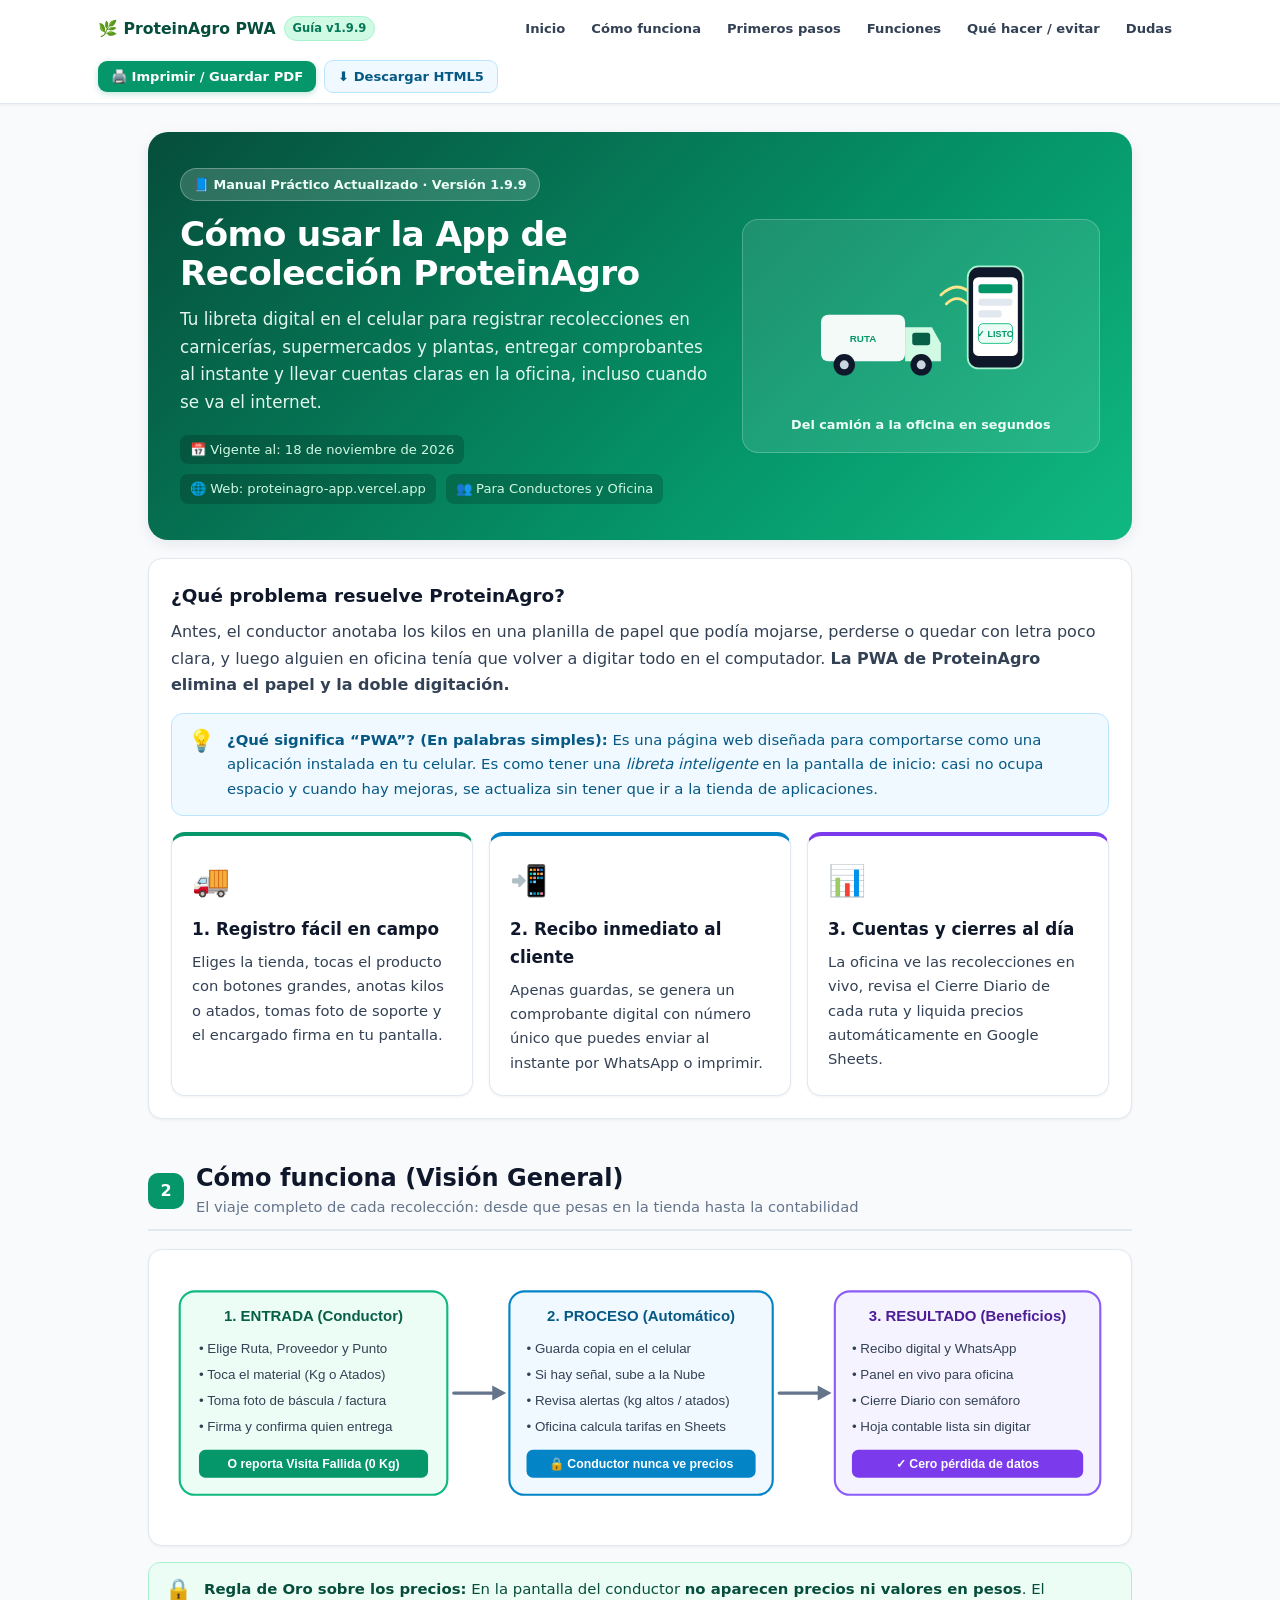
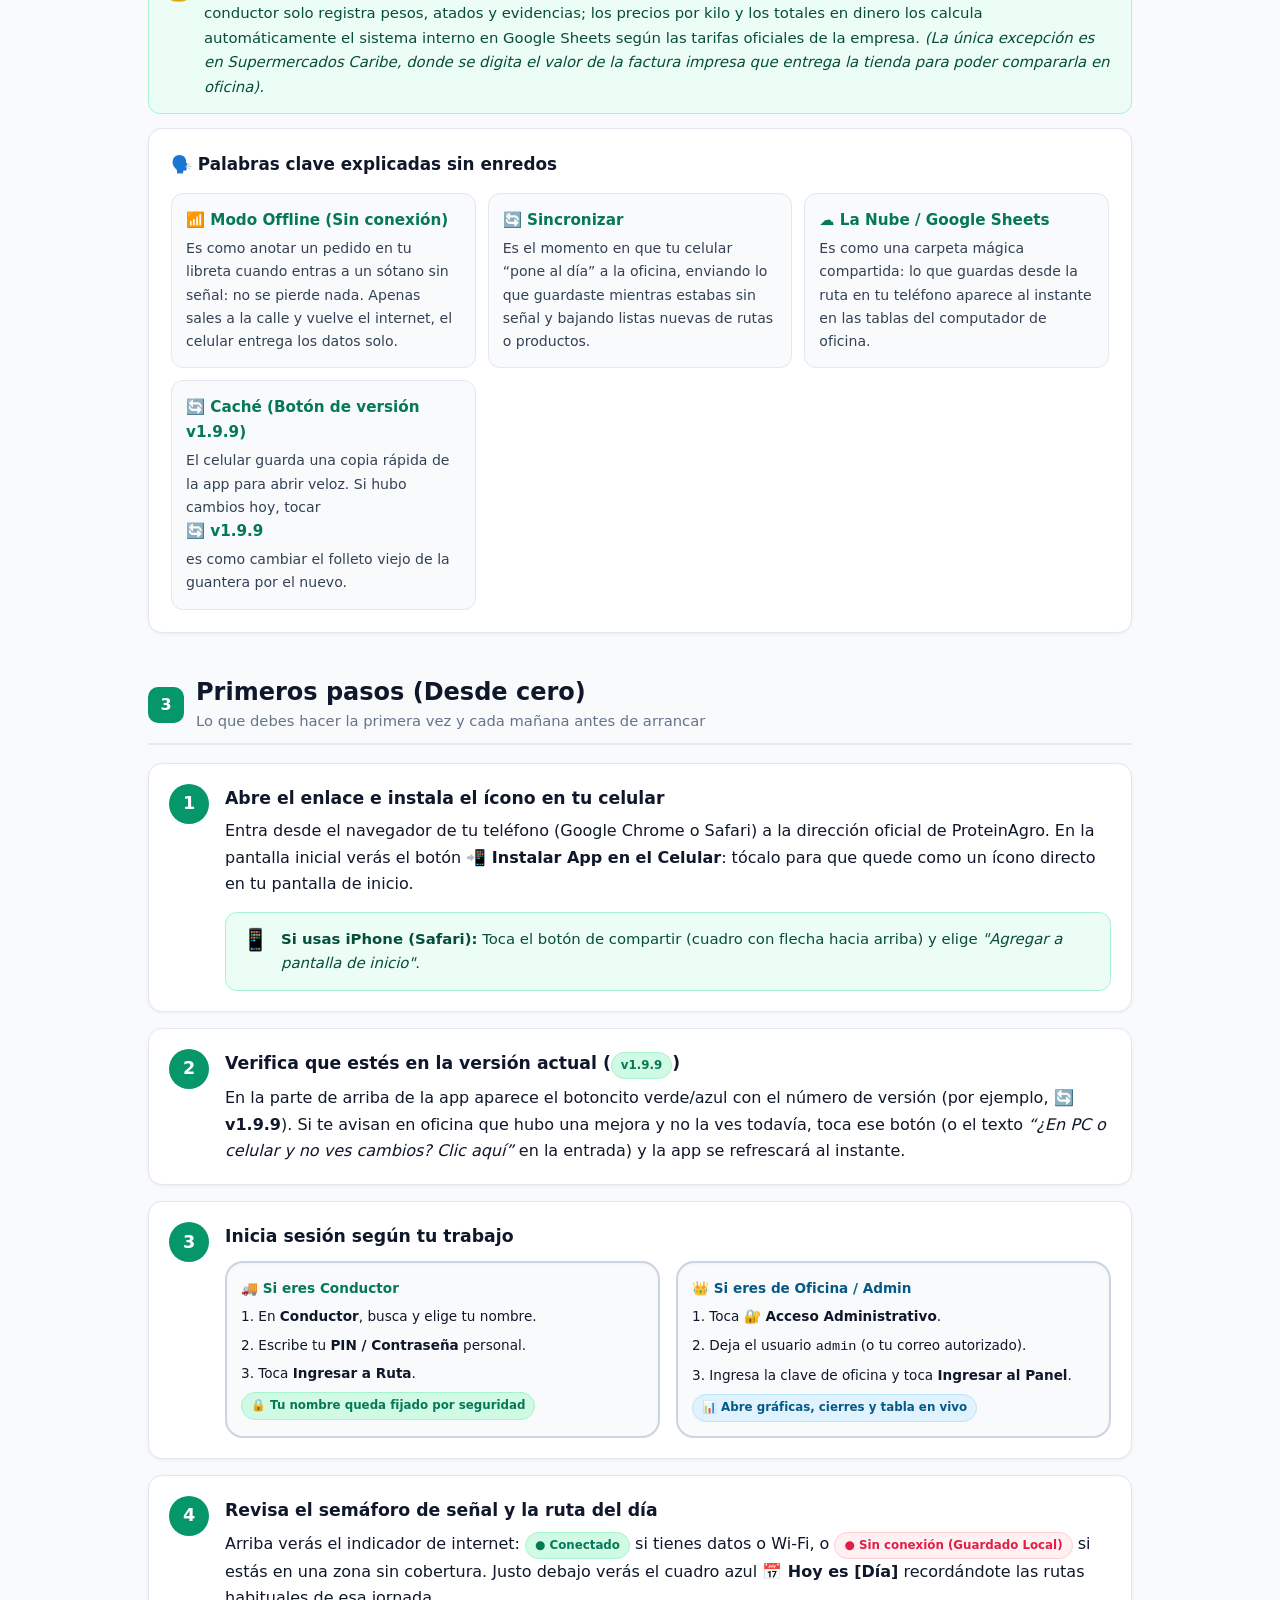
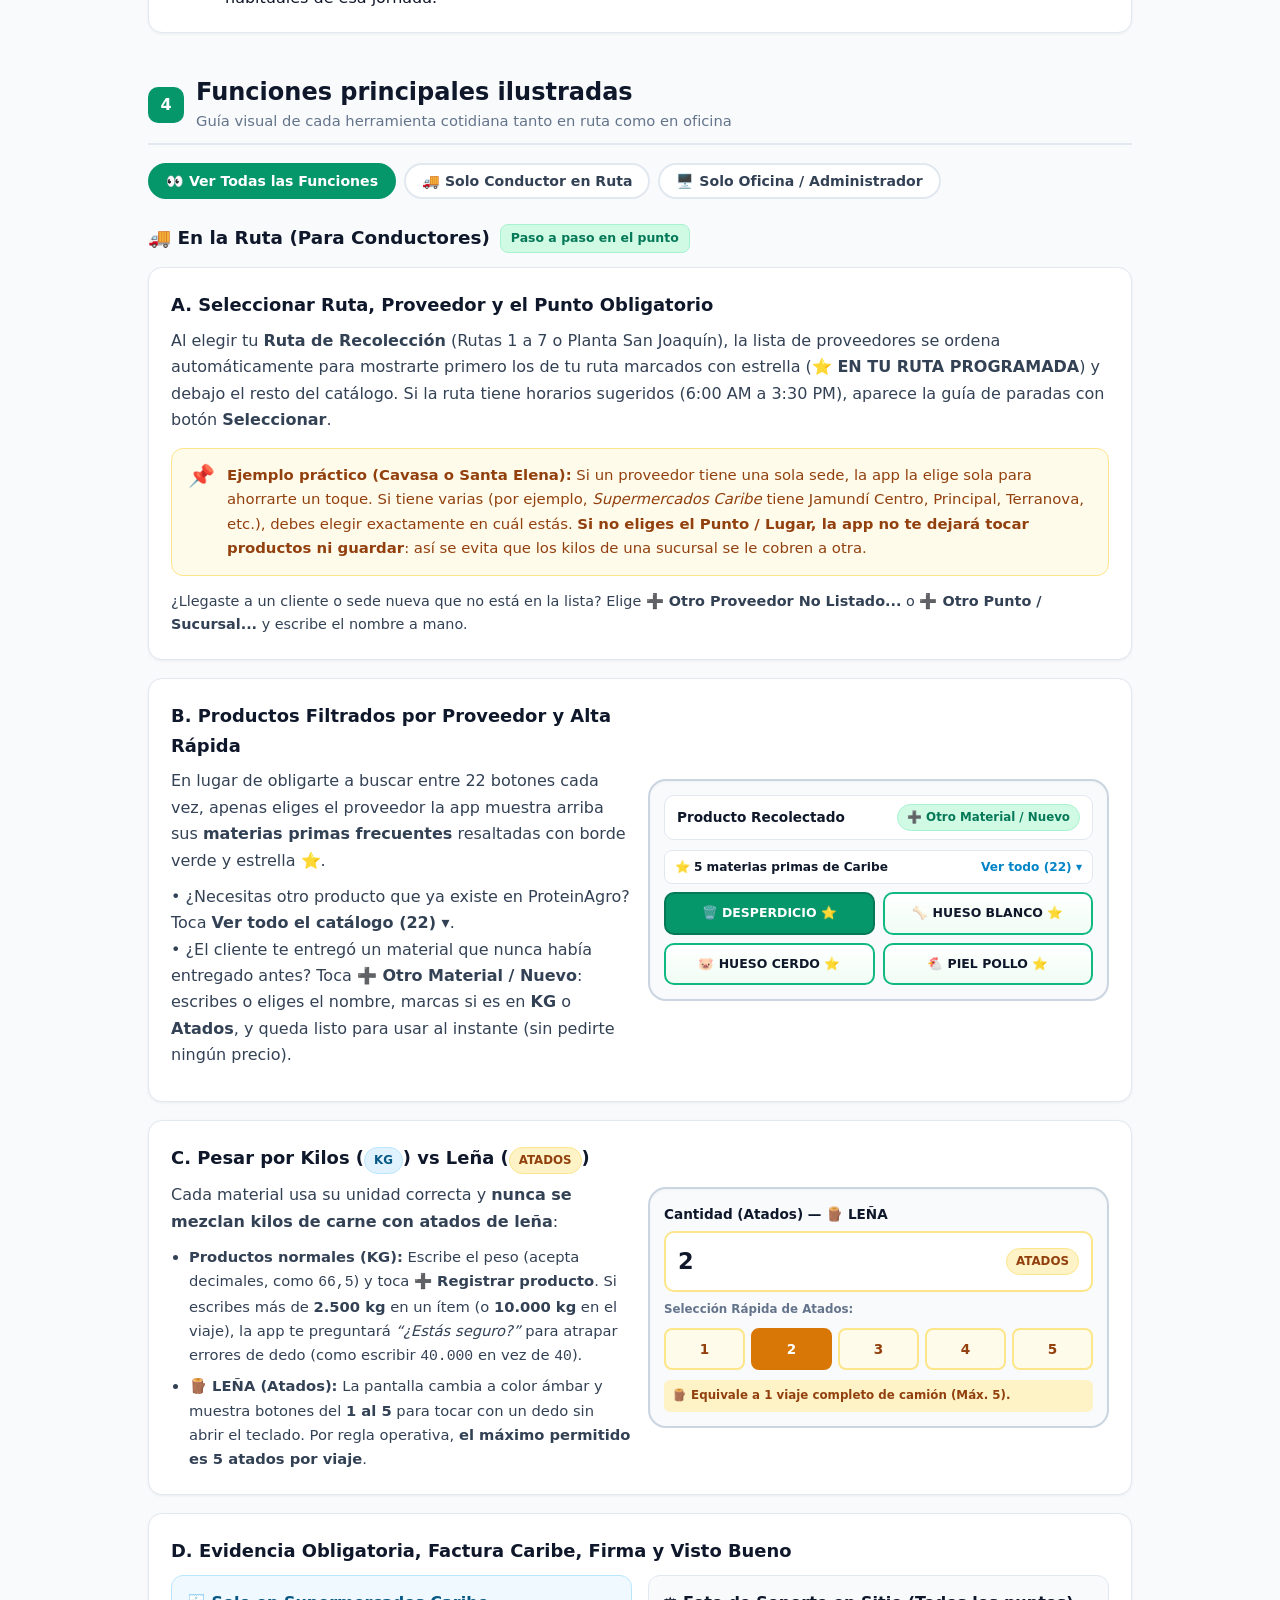
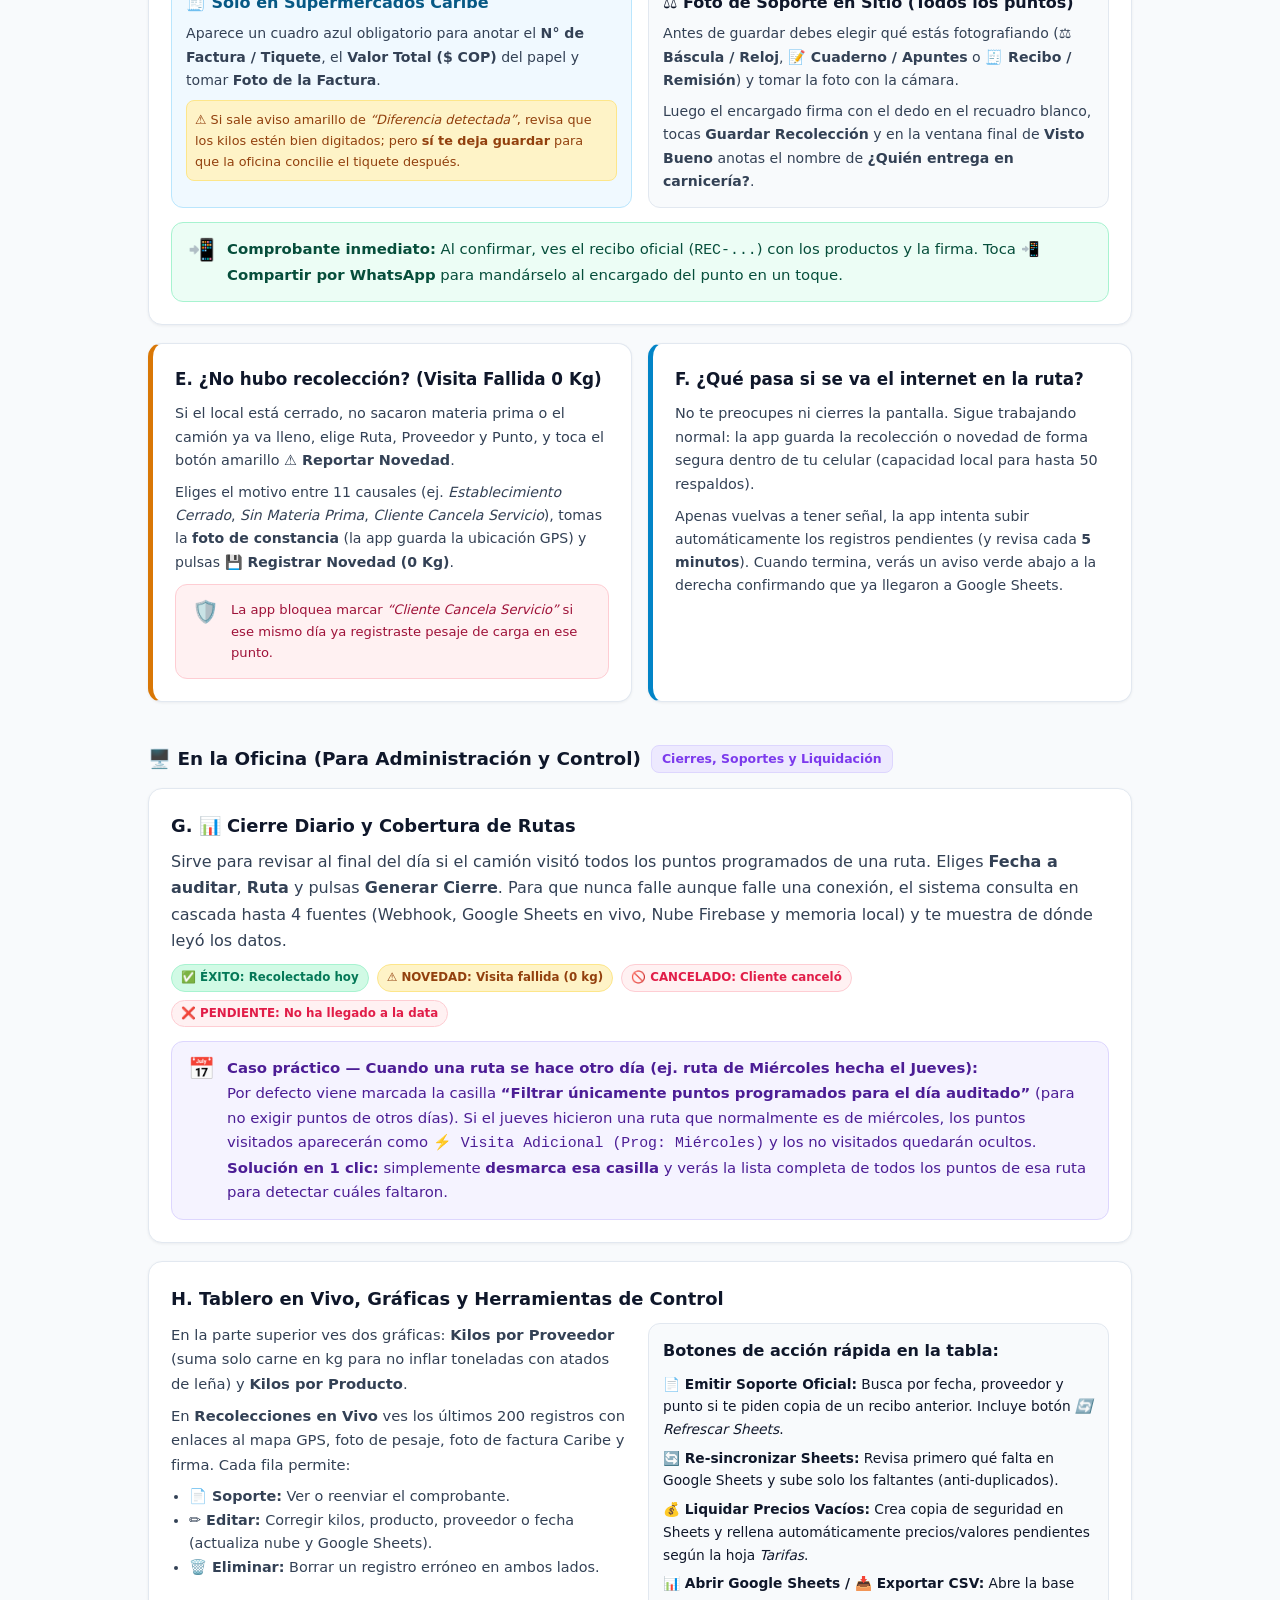
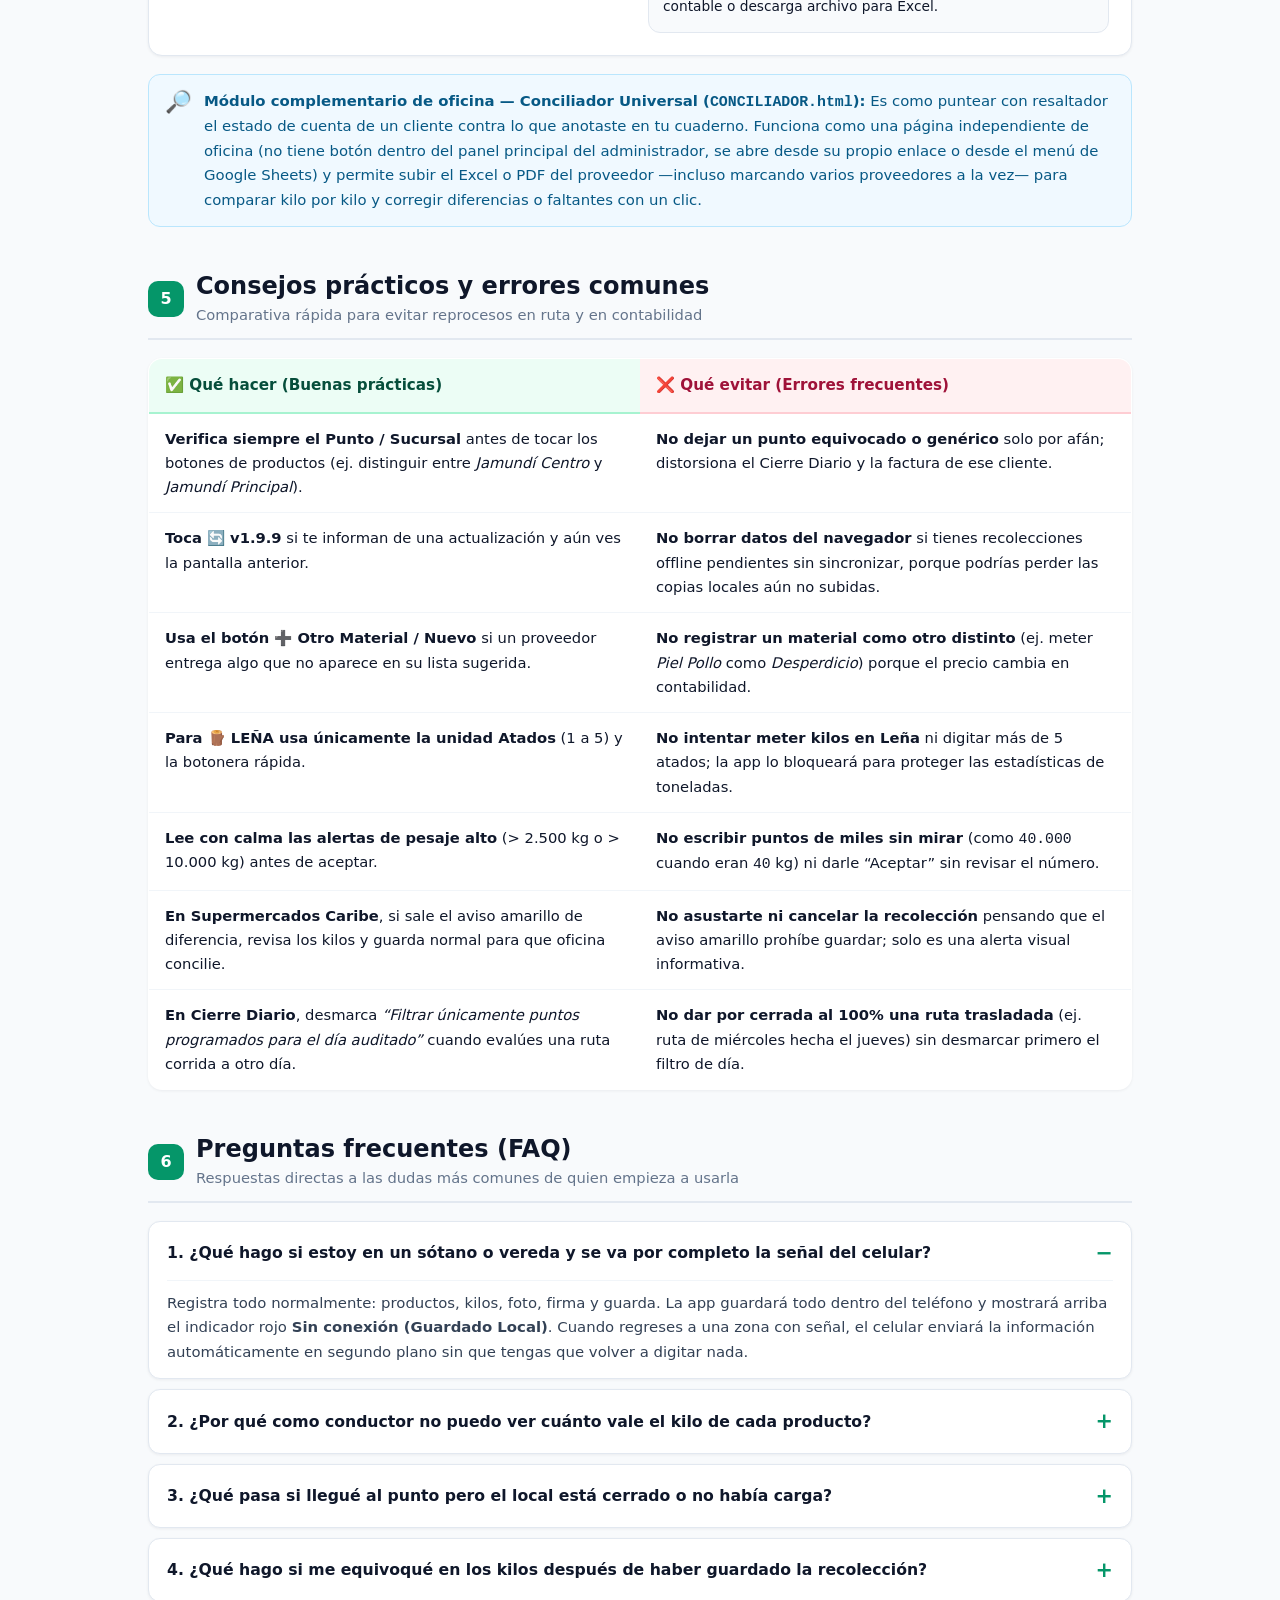
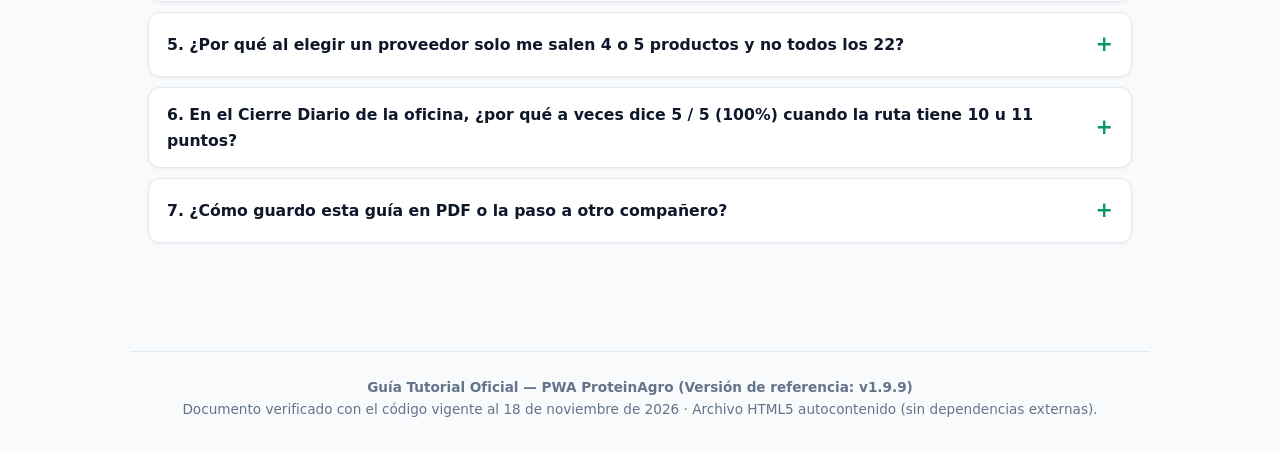
<file: Guia_Tutorial_PWA_ProteinAgro.html>
<!DOCTYPE html>
<html lang="es">
<head>
    <meta charset="UTF-8">
    <meta name="viewport" content="width=device-width, initial-scale=1.0">
    <title>Guía Tutorial Completa — PWA ProteinAgro (v1.9.9)</title>
    <style>
        :root {
            --emerald-50: #ecfdf5;
            --emerald-100: #d1fae5;
            --emerald-200: #a7f3d0;
            --emerald-600: #059669;
            --emerald-700: #047857;
            --emerald-900: #064e3b;
            --sky-50: #f0f9ff;
            --sky-100: #e0f2fe;
            --sky-200: #bae6fd;
            --sky-600: #0284c7;
            --sky-800: #075985;
            --amber-50: #fffbeb;
            --amber-100: #fef3c7;
            --amber-200: #fde68a;
            --amber-600: #d97706;
            --amber-800: #92400e;
            --purple-50: #f5f3ff;
            --purple-100: #ede9fe;
            --purple-200: #ddd6fe;
            --purple-600: #7c3aed;
            --rose-50: #fff1f2;
            --rose-200: #fecdd3;
            --rose-600: #e11d48;
            --rose-800: #9f1239;
            --slate-50: #f8fafc;
            --slate-100: #f1f5f9;
            --slate-200: #e2e8f0;
            --slate-300: #cbd5e1;
            --slate-500: #64748b;
            --slate-700: #334155;
            --slate-900: #0f172a;
            --shadow-sm: 0 1px 3px rgba(15, 23, 42, 0.06);
            --shadow-md: 0 4px 14px rgba(15, 23, 42, 0.08);
            --radius: 14px;
        }

        * {
            box-sizing: border-box;
            margin: 0;
            padding: 0;
        }

        html {
            scroll-behavior: smooth;
            scroll-padding-top: 84px;
        }

        body {
            font-family: system-ui, -apple-system, 'Segoe UI', Roboto, Helvetica, Arial, sans-serif;
            background-color: var(--slate-50);
            color: var(--slate-900);
            line-height: 1.65;
            font-size: 16px;
        }

        /* Barra Superior Fija */
        .topbar {
            position: sticky;
            top: 0;
            z-index: 1000;
            background: rgba(255, 255, 255, 0.96);
            backdrop-filter: blur(8px);
            border-bottom: 1px solid var(--slate-200);
            box-shadow: var(--shadow-sm);
        }

        .topbar-inner {
            max-width: 1120px;
            margin: 0 auto;
            padding: 10px 18px;
            display: flex;
            align-items: center;
            justify-content: space-between;
            gap: 12px;
            flex-wrap: wrap;
        }

        .brand-mini {
            display: flex;
            align-items: center;
            gap: 8px;
            font-weight: 800;
            font-size: 0.98rem;
            color: var(--emerald-900);
            white-space: nowrap;
        }

        .brand-mini .badge-v {
            background: var(--emerald-100);
            color: var(--emerald-700);
            font-size: 0.72rem;
            padding: 2px 8px;
            border-radius: 999px;
            border: 1px solid var(--emerald-200);
        }

        .nav-links {
            display: flex;
            align-items: center;
            gap: 6px;
            overflow-x: auto;
            padding: 2px 0;
            scrollbar-width: none;
        }

        .nav-links::-webkit-scrollbar { display: none; }

        .nav-links a {
            text-decoration: none;
            color: var(--slate-700);
            font-size: 0.82rem;
            font-weight: 600;
            padding: 6px 10px;
            border-radius: 8px;
            white-space: nowrap;
            transition: background 0.15s, color 0.15s;
        }

        .nav-links a:hover,
        .nav-links a.active {
            background: var(--emerald-50);
            color: var(--emerald-700);
        }

        .topbar-actions {
            display: flex;
            align-items: center;
            gap: 8px;
            flex-wrap: wrap;
        }

        .btn-action {
            display: inline-flex;
            align-items: center;
            gap: 6px;
            border: none;
            border-radius: 9px;
            padding: 8px 13px;
            font-size: 0.82rem;
            font-weight: 700;
            cursor: pointer;
            transition: transform 0.12s, opacity 0.15s, background 0.15s;
            font-family: inherit;
        }

        .btn-action:active { transform: scale(0.97); }

        .btn-print {
            background: var(--emerald-600);
            color: #ffffff;
            box-shadow: 0 2px 6px rgba(5, 150, 105, 0.25);
        }

        .btn-print:hover { background: var(--emerald-700); }

        .btn-download {
            background: var(--sky-50);
            color: var(--sky-800);
            border: 1px solid var(--sky-200);
        }

        .btn-download:hover { background: var(--sky-100); }

        /* Contenedor Principal */
        .container {
            max-width: 1020px;
            margin: 0 auto;
            padding: 28px 18px 64px;
        }

        section {
            margin-bottom: 44px;
        }

        .section-header {
            display: flex;
            align-items: center;
            gap: 12px;
            margin-bottom: 18px;
            padding-bottom: 10px;
            border-bottom: 2px solid var(--slate-200);
        }

        .section-num {
            width: 36px;
            height: 36px;
            border-radius: 10px;
            background: var(--emerald-600);
            color: #ffffff;
            display: inline-flex;
            align-items: center;
            justify-content: center;
            font-weight: 800;
            font-size: 1rem;
            flex-shrink: 0;
        }

        .section-title {
            font-size: 1.5rem;
            font-weight: 800;
            color: var(--slate-900);
            line-height: 1.25;
        }

        .section-subtitle {
            font-size: 0.92rem;
            color: var(--slate-500);
            margin-top: 2px;
        }

        /* Portada */
        .hero {
            background: linear-gradient(135deg, #064e3b 0%, #059669 65%, #10b981 100%);
            color: #ffffff;
            border-radius: 20px;
            padding: 36px 32px;
            box-shadow: var(--shadow-md);
            position: relative;
            overflow: hidden;
        }

        .hero-grid {
            display: grid;
            grid-template-columns: 1.35fr 0.9fr;
            gap: 24px;
            align-items: center;
            position: relative;
            z-index: 2;
        }

        .hero-pill {
            display: inline-flex;
            align-items: center;
            gap: 6px;
            background: rgba(255, 255, 255, 0.16);
            border: 1px solid rgba(255, 255, 255, 0.28);
            color: #ecfdf5;
            padding: 5px 12px;
            border-radius: 999px;
            font-size: 0.8rem;
            font-weight: 700;
            margin-bottom: 14px;
        }

        .hero h1 {
            font-size: 2.15rem;
            font-weight: 900;
            line-height: 1.15;
            margin-bottom: 12px;
            letter-spacing: -0.02em;
        }

        .hero p.lead {
            font-size: 1.05rem;
            color: #ecfdf5;
            margin-bottom: 18px;
            opacity: 0.96;
        }

        .hero-meta {
            display: flex;
            flex-wrap: wrap;
            gap: 10px;
            font-size: 0.82rem;
            color: #d1fae5;
        }

        .hero-meta span {
            background: rgba(0, 0, 0, 0.18);
            padding: 4px 10px;
            border-radius: 8px;
        }

        .hero-illustration {
            background: rgba(255, 255, 255, 0.1);
            border: 1px solid rgba(255, 255, 255, 0.22);
            border-radius: 16px;
            padding: 16px;
            text-align: center;
        }

        /* Tarjetas y Grillas */
        .card {
            background: #ffffff;
            border: 1px solid var(--slate-200);
            border-radius: var(--radius);
            padding: 22px;
            box-shadow: var(--shadow-sm);
            margin-bottom: 18px;
        }

        .grid-3 {
            display: grid;
            grid-template-columns: repeat(3, 1fr);
            gap: 16px;
        }

        .grid-2 {
            display: grid;
            grid-template-columns: repeat(2, 1fr);
            gap: 16px;
        }

        .key-point-card {
            background: #ffffff;
            border: 1px solid var(--slate-200);
            border-top: 4px solid var(--emerald-600);
            border-radius: var(--radius);
            padding: 20px;
            box-shadow: var(--shadow-sm);
        }

        .key-point-icon {
            font-size: 1.9rem;
            margin-bottom: 10px;
            display: inline-block;
        }

        .key-point-card h3 {
            font-size: 1.05rem;
            font-weight: 800;
            margin-bottom: 6px;
            color: var(--slate-900);
        }

        .key-point-card p {
            font-size: 0.92rem;
            color: var(--slate-700);
        }

        /* Callouts: Analogías, Tips, Ejemplos, Advertencias */
        .callout {
            border-radius: 12px;
            padding: 14px 16px;
            margin: 14px 0;
            font-size: 0.93rem;
            display: flex;
            gap: 12px;
            align-items: flex-start;
        }

        .callout-icon {
            font-size: 1.35rem;
            line-height: 1.2;
            flex-shrink: 0;
        }

        .callout-analogy {
            background: var(--sky-50);
            border: 1px solid var(--sky-200);
            color: var(--sky-800);
        }

        .callout-tip {
            background: var(--emerald-50);
            border: 1px solid var(--emerald-200);
            color: var(--emerald-900);
        }

        .callout-example {
            background: var(--amber-50);
            border: 1px solid var(--amber-200);
            color: var(--amber-800);
        }

        .callout-warn {
            background: var(--rose-50);
            border: 1px solid var(--rose-200);
            color: var(--rose-800);
        }

        .callout-purple {
            background: var(--purple-50);
            border: 1px solid var(--purple-200);
            color: #4c1d95;
        }

        /* Diagrama SVG y Flujo */
        .diagram-box {
            background: #ffffff;
            border: 1px solid var(--slate-200);
            border-radius: var(--radius);
            padding: 20px;
            box-shadow: var(--shadow-sm);
            overflow-x: auto;
        }

        /* Mockups de Interfaz */
        .phone-mockup {
            background: var(--slate-50);
            border: 2px solid var(--slate-300);
            border-radius: 18px;
            padding: 14px;
            font-size: 0.85rem;
            box-shadow: inset 0 1px 3px rgba(0, 0, 0, 0.04);
        }

        .mock-header {
            display: flex;
            justify-content: space-between;
            align-items: center;
            background: #ffffff;
            border: 1px solid var(--slate-200);
            padding: 8px 12px;
            border-radius: 10px;
            margin-bottom: 10px;
            font-weight: 700;
        }

        .badge {
            display: inline-flex;
            align-items: center;
            gap: 4px;
            font-size: 0.74rem;
            font-weight: 700;
            padding: 3px 9px;
            border-radius: 999px;
        }

        .badge-green { background: var(--emerald-100); color: var(--emerald-700); border: 1px solid var(--emerald-200); }
        .badge-red { background: var(--rose-50); color: var(--rose-600); border: 1px solid var(--rose-200); }
        .badge-amber { background: var(--amber-100); color: var(--amber-800); border: 1px solid var(--amber-200); }
        .badge-blue { background: var(--sky-100); color: var(--sky-800); border: 1px solid var(--sky-200); }
        .badge-purple { background: var(--purple-100); color: var(--purple-600); border: 1px solid var(--purple-200); }

        .mock-btn-grid {
            display: grid;
            grid-template-columns: 1fr 1fr;
            gap: 8px;
            margin-top: 8px;
        }

        .mock-prod-btn {
            background: #ffffff;
            border: 2px solid var(--slate-200);
            border-radius: 10px;
            padding: 9px 8px;
            font-weight: 700;
            font-size: 0.78rem;
            text-align: center;
            color: var(--slate-900);
        }

        .mock-prod-btn.frecuente {
            border-color: #10b981;
            background: linear-gradient(180deg, #ffffff 0%, #f0fdf4 100%);
        }

        .mock-prod-btn.active {
            background: var(--emerald-600);
            border-color: var(--emerald-700);
            color: #ffffff;
        }

        .quick-atados-row {
            display: flex;
            gap: 6px;
            margin-top: 8px;
        }

        .quick-atado-pill {
            flex: 1;
            text-align: center;
            padding: 8px 0;
            border-radius: 8px;
            border: 2px solid var(--amber-200);
            background: var(--amber-50);
            color: var(--amber-800);
            font-weight: 800;
        }

        .quick-atado-pill.sel {
            background: var(--amber-600);
            border-color: var(--amber-600);
            color: #ffffff;
        }

        /* Pasos Numerados */
        .step-list {
            display: flex;
            flex-direction: column;
            gap: 16px;
        }

        .step-item {
            display: flex;
            gap: 16px;
            background: #ffffff;
            border: 1px solid var(--slate-200);
            border-radius: var(--radius);
            padding: 20px;
            box-shadow: var(--shadow-sm);
            align-items: flex-start;
        }

        .step-circle {
            width: 40px;
            height: 40px;
            border-radius: 50%;
            background: var(--emerald-600);
            color: #ffffff;
            font-weight: 900;
            font-size: 1.1rem;
            display: flex;
            align-items: center;
            justify-content: center;
            flex-shrink: 0;
        }

        .step-body h3 {
            font-size: 1.08rem;
            font-weight: 800;
            margin-bottom: 6px;
        }

        /* Filtro por Rol en Funciones */
        .role-filter-bar {
            display: flex;
            gap: 8px;
            margin-bottom: 18px;
            flex-wrap: wrap;
        }

        .role-tab {
            border: 2px solid var(--slate-200);
            background: #ffffff;
            color: var(--slate-700);
            padding: 8px 16px;
            border-radius: 999px;
            font-weight: 700;
            font-size: 0.88rem;
            cursor: pointer;
            font-family: inherit;
            transition: all 0.15s ease;
        }

        .role-tab.active {
            background: var(--emerald-600);
            border-color: var(--emerald-600);
            color: #ffffff;
        }

        .role-divider {
            display: flex;
            align-items: center;
            gap: 10px;
            margin: 24px 0 14px;
            font-size: 1.15rem;
            font-weight: 800;
            color: var(--slate-900);
        }

        .role-divider span.tag {
            font-size: 0.78rem;
            padding: 3px 10px;
            border-radius: 8px;
        }

        /* Tabla Comparativa */
        .compare-table {
            width: 100%;
            border-collapse: collapse;
            background: #ffffff;
            border-radius: var(--radius);
            overflow: hidden;
            border: 1px solid var(--slate-200);
            box-shadow: var(--shadow-sm);
        }

        .compare-table th {
            padding: 14px 16px;
            text-align: left;
            font-size: 0.95rem;
            font-weight: 800;
        }

        .compare-table th.do-col {
            background: var(--emerald-50);
            color: var(--emerald-900);
            border-bottom: 2px solid var(--emerald-200);
            width: 50%;
        }

        .compare-table th.dont-col {
            background: var(--rose-50);
            color: var(--rose-800);
            border-bottom: 2px solid var(--rose-200);
            width: 50%;
        }

        .compare-table td {
            padding: 13px 16px;
            border-bottom: 1px solid var(--slate-100);
            vertical-align: top;
            font-size: 0.92rem;
        }

        .compare-table tr:last-child td { border-bottom: none; }

        /* Acordeón FAQ */
        .faq-list {
            display: flex;
            flex-direction: column;
            gap: 10px;
        }

        details.faq-item {
            background: #ffffff;
            border: 1px solid var(--slate-200);
            border-radius: 12px;
            padding: 14px 18px;
            box-shadow: var(--shadow-sm);
        }

        details.faq-item summary {
            font-weight: 800;
            font-size: 0.98rem;
            color: var(--slate-900);
            cursor: pointer;
            list-style: none;
            display: flex;
            justify-content: space-between;
            align-items: center;
            gap: 12px;
        }

        details.faq-item summary::-webkit-details-marker { display: none; }

        details.faq-item summary::after {
            content: '+';
            font-size: 1.3rem;
            color: var(--emerald-600);
            font-weight: 800;
            flex-shrink: 0;
        }

        details.faq-item[open] summary::after {
            content: '−';
        }

        details.faq-item .faq-answer {
            margin-top: 10px;
            padding-top: 10px;
            border-top: 1px solid var(--slate-100);
            color: var(--slate-700);
            font-size: 0.93rem;
        }

        /* Glosario compacto */
        .glossary-grid {
            display: grid;
            grid-template-columns: repeat(auto-fit, minmax(260px, 1fr));
            gap: 12px;
            margin-top: 14px;
        }

        .glossary-card {
            background: var(--slate-50);
            border: 1px solid var(--slate-200);
            border-radius: 12px;
            padding: 14px;
        }

        .glossary-card strong {
            display: block;
            color: var(--emerald-700);
            margin-bottom: 4px;
            font-size: 0.95rem;
        }

        .glossary-card p {
            font-size: 0.88rem;
            color: var(--slate-700);
        }

        /* Footer */
        footer {
            text-align: center;
            color: var(--slate-500);
            font-size: 0.85rem;
            padding: 24px 18px 40px;
            border-top: 1px solid var(--slate-200);
            max-width: 1020px;
            margin: 0 auto;
        }

        /* Responsivo */
        @media (max-width: 820px) {
            .hero-grid, .grid-3, .grid-2 {
                grid-template-columns: 1fr;
            }
            .hero { padding: 26px 20px; }
            .hero h1 { font-size: 1.7rem; }
            .compare-table, .compare-table thead, .compare-table tbody, .compare-table tr, .compare-table th, .compare-table td {
                display: block;
                width: 100% !important;
            }
            .compare-table th.dont-col { display: none; }
            .compare-table td:last-child { background: #fffafa; }
        }

        /* Estilos de Impresión / Guardar como PDF */
        @media print {
            body {
                background: #ffffff;
                font-size: 11pt;
            }
            .no-print {
                display: none !important;
            }
            .container {
                max-width: 100%;
                padding: 0;
            }
            .hero {
                background: #065f46 !important;
                -webkit-print-color-adjust: exact;
                print-color-adjust: exact;
            }
            .card, .step-item, .key-point-card, details.faq-item, .callout, .diagram-box {
                break-inside: avoid;
                box-shadow: none !important;
            }
            .feature-block {
                display: block !important;
            }
        }
    </style>
</head>
<body>

    <!-- Barra Superior de Navegación y Descarga / PDF -->
    <header class="topbar no-print">
        <div class="topbar-inner">
            <div class="brand-mini">
                <span>🌿 ProteinAgro PWA</span>
                <span class="badge-v">Guía v1.9.9</span>
            </div>

            <nav class="nav-links" aria-label="Índice rápido">
                <a href="#portada">Inicio</a>
                <a href="#como-funciona">Cómo funciona</a>
                <a href="#primeros-pasos">Primeros pasos</a>
                <a href="#funciones">Funciones</a>
                <a href="#consejos">Qué hacer / evitar</a>
                <a href="#faq">Dudas</a>
            </nav>

            <div class="topbar-actions">
                <button type="button" class="btn-action btn-print" onclick="imprimirGuiaPDF()">
                    🖨️ Imprimir / Guardar PDF
                </button>
                <button type="button" class="btn-action btn-download" onclick="descargarGuiaHTML()">
                    ⬇️ Descargar HTML5
                </button>
            </div>
        </div>
    </header>

    <main class="container">

        <!-- 1. PORTADA E INTRODUCCIÓN RÁPIDA -->
        <section id="portada">
            <div class="hero">
                <div class="hero-grid">
                    <div>
                        <div class="hero-pill">📘 Manual Práctico Actualizado · Versión 1.9.9</div>
                        <h1>Cómo usar la App de Recolección ProteinAgro</h1>
                        <p class="lead">
                            Tu libreta digital en el celular para registrar recolecciones en carnicerías, supermercados y plantas, entregar comprobantes al instante y llevar cuentas claras en la oficina, incluso cuando se va el internet.
                        </p>
                        <div class="hero-meta">
                            <span>📅 Vigente al: 18 de noviembre de 2026</span>
                            <span>🌐 Web: proteinagro-app.vercel.app</span>
                            <span>👥 Para Conductores y Oficina</span>
                        </div>
                    </div>

                    <div class="hero-illustration" aria-hidden="true">
                        <!-- Ilustración SVG autocontenida -->
                        <svg viewBox="0 0 260 190" width="100%" height="170" xmlns="http://www.w3.org/2000/svg">
                            <!-- Camión -->
                            <rect x="18" y="88" width="94" height="52" rx="8" fill="#ffffff" fill-opacity="0.95"/>
                            <path d="M112 102 H142 L152 120 V140 H112 Z" fill="#d1fae5"/>
                            <rect x="120" y="108" width="20" height="14" rx="3" fill="#065f46"/>
                            <circle cx="44" cy="144" r="12" fill="#0f172a"/>
                            <circle cx="44" cy="144" r="5" fill="#cbd5e1"/>
                            <circle cx="130" cy="144" r="12" fill="#0f172a"/>
                            <circle cx="130" cy="144" r="5" fill="#cbd5e1"/>
                            <text x="65" y="119" text-anchor="middle" font-size="11" font-weight="800" fill="#059669" font-family="sans-serif">RUTA</text>
                            <!-- Ondas de conexión -->
                            <path d="M158 76 Q170 64 182 76" stroke="#fde68a" stroke-width="3" fill="none" stroke-linecap="round"/>
                            <path d="M152 66 Q170 48 188 66" stroke="#fde68a" stroke-width="3" fill="none" stroke-linecap="round"/>
                            <!-- Celular / Tabla -->
                            <rect x="182" y="34" width="62" height="114" rx="12" fill="#0f172a" stroke="#a7f3d0" stroke-width="2"/>
                            <rect x="188" y="46" width="50" height="88" rx="6" fill="#ffffff"/>
                            <rect x="194" y="54" width="38" height="10" rx="3" fill="#059669"/>
                            <rect x="194" y="70" width="38" height="8" rx="3" fill="#e2e8f0"/>
                            <rect x="194" y="83" width="26" height="8" rx="3" fill="#e2e8f0"/>
                            <rect x="194" y="98" width="38" height="22" rx="5" fill="#ecfdf5" stroke="#10b981"/>
                            <text x="213" y="113" text-anchor="middle" font-size="10" font-weight="800" fill="#059669" font-family="sans-serif">✓ LISTO</text>
                        </svg>
                        <div style="font-size: 0.8rem; color: #ecfdf5; font-weight: 600;">Del camión a la oficina en segundos</div>
                    </div>
                </div>
            </div>

            <div class="card" style="margin-top: 18px;">
                <h2 style="font-size: 1.15rem; font-weight: 800; margin-bottom: 8px;">¿Qué problema resuelve ProteinAgro?</h2>
                <p style="color: var(--slate-700); margin-bottom: 10px;">
                    Antes, el conductor anotaba los kilos en una planilla de papel que podía mojarse, perderse o quedar con letra poco clara, y luego alguien en oficina tenía que volver a digitar todo en el computador.
                    <strong>La PWA de ProteinAgro elimina el papel y la doble digitación.</strong>
                </p>

                <div class="callout callout-analogy">
                    <span class="callout-icon">💡</span>
                    <div>
                        <strong>¿Qué significa “PWA”? (En palabras simples):</strong>
                        Es una página web diseñada para comportarse como una aplicación instalada en tu celular. Es como tener una <em>libreta inteligente</em> en la pantalla de inicio: casi no ocupa espacio y cuando hay mejoras, se actualiza sin tener que ir a la tienda de aplicaciones.
                    </div>
                </div>

                <div class="grid-3" style="margin-top: 16px;">
                    <div class="key-point-card">
                        <span class="key-point-icon">🚚</span>
                        <h3>1. Registro fácil en campo</h3>
                        <p>Eliges la tienda, tocas el producto con botones grandes, anotas kilos o atados, tomas foto de soporte y el encargado firma en tu pantalla.</p>
                    </div>
                    <div class="key-point-card" style="border-top-color: var(--sky-600);">
                        <span class="key-point-icon">📲</span>
                        <h3>2. Recibo inmediato al cliente</h3>
                        <p>Apenas guardas, se genera un comprobante digital con número único que puedes enviar al instante por WhatsApp o imprimir.</p>
                    </div>
                    <div class="key-point-card" style="border-top-color: var(--purple-600);">
                        <span class="key-point-icon">📊</span>
                        <h3>3. Cuentas y cierres al día</h3>
                        <p>La oficina ve las recolecciones en vivo, revisa el Cierre Diario de cada ruta y liquida precios automáticamente en Google Sheets.</p>
                    </div>
                </div>
            </div>
        </section>

        <!-- 2. CÓMO FUNCIONA (VISIÓN GENERAL) -->
        <section id="como-funciona">
            <div class="section-header">
                <span class="section-num">2</span>
                <div>
                    <h2 class="section-title">Cómo funciona (Visión General)</h2>
                    <p class="section-subtitle">El viaje completo de cada recolección: desde que pesas en la tienda hasta la contabilidad</p>
                </div>
            </div>

            <div class="diagram-box">
                <svg viewBox="0 0 880 230" width="100%" style="min-width: 640px;" xmlns="http://www.w3.org/2000/svg">
                    <!-- Bloque 1: ENTRADA -->
                    <rect x="10" y="20" width="250" height="190" rx="14" fill="#ecfdf5" stroke="#10b981" stroke-width="2"/>
                    <text x="135" y="48" text-anchor="middle" font-size="14" font-weight="800" fill="#065f46" font-family="sans-serif">1. ENTRADA (Conductor)</text>
                    <text x="28" y="78" font-size="12.5" fill="#334155" font-family="sans-serif">• Elige Ruta, Proveedor y Punto</text>
                    <text x="28" y="102" font-size="12.5" fill="#334155" font-family="sans-serif">• Toca el material (Kg o Atados)</text>
                    <text x="28" y="126" font-size="12.5" fill="#334155" font-family="sans-serif">• Toma foto de báscula / factura</text>
                    <text x="28" y="150" font-size="12.5" fill="#334155" font-family="sans-serif">• Firma y confirma quien entrega</text>
                    <rect x="28" y="168" width="214" height="26" rx="6" fill="#059669"/>
                    <text x="135" y="185" text-anchor="middle" font-size="11.5" font-weight="700" fill="#ffffff" font-family="sans-serif">O reporta Visita Fallida (0 Kg)</text>

                    <!-- Flecha 1 -->
                    <path d="M266 115 H304" stroke="#64748b" stroke-width="3" stroke-linecap="round"/>
                    <polygon points="302,108 315,115 302,122" fill="#64748b"/>

                    <!-- Bloque 2: PROCESO -->
                    <rect x="318" y="20" width="246" height="190" rx="14" fill="#f0f9ff" stroke="#0284c7" stroke-width="2"/>
                    <text x="441" y="48" text-anchor="middle" font-size="14" font-weight="800" fill="#075985" font-family="sans-serif">2. PROCESO (Automático)</text>
                    <text x="334" y="78" font-size="12.5" fill="#334155" font-family="sans-serif">• Guarda copia en el celular</text>
                    <text x="334" y="102" font-size="12.5" fill="#334155" font-family="sans-serif">• Si hay señal, sube a la Nube</text>
                    <text x="334" y="126" font-size="12.5" fill="#334155" font-family="sans-serif">• Revisa alertas (kg altos / atados)</text>
                    <text x="334" y="150" font-size="12.5" fill="#334155" font-family="sans-serif">• Oficina calcula tarifas en Sheets</text>
                    <rect x="334" y="168" width="214" height="26" rx="6" fill="#0284c7"/>
                    <text x="441" y="185" text-anchor="middle" font-size="11.5" font-weight="700" fill="#ffffff" font-family="sans-serif">🔒 Conductor nunca ve precios</text>

                    <!-- Flecha 2 -->
                    <path d="M570 115 H608" stroke="#64748b" stroke-width="3" stroke-linecap="round"/>
                    <polygon points="606,108 619,115 606,122" fill="#64748b"/>

                    <!-- Bloque 3: RESULTADO -->
                    <rect x="622" y="20" width="248" height="190" rx="14" fill="#f5f3ff" stroke="#8b5cf6" stroke-width="2"/>
                    <text x="746" y="48" text-anchor="middle" font-size="14" font-weight="800" fill="#4c1d95" font-family="sans-serif">3. RESULTADO (Beneficios)</text>
                    <text x="638" y="78" font-size="12.5" fill="#334155" font-family="sans-serif">• Recibo digital y WhatsApp</text>
                    <text x="638" y="102" font-size="12.5" fill="#334155" font-family="sans-serif">• Panel en vivo para oficina</text>
                    <text x="638" y="126" font-size="12.5" fill="#334155" font-family="sans-serif">• Cierre Diario con semáforo</text>
                    <text x="638" y="150" font-size="12.5" fill="#334155" font-family="sans-serif">• Hoja contable lista sin digitar</text>
                    <rect x="638" y="168" width="216" height="26" rx="6" fill="#7c3aed"/>
                    <text x="746" y="185" text-anchor="middle" font-size="11.5" font-weight="700" fill="#ffffff" font-family="sans-serif">✓ Cero pérdida de datos</text>
                </svg>
            </div>

            <div class="callout callout-tip" style="margin-top: 16px;">
                <span class="callout-icon">🔒</span>
                <div>
                    <strong>Regla de Oro sobre los precios:</strong> En la pantalla del conductor <strong>no aparecen precios ni valores en pesos</strong>. El conductor solo registra pesos, atados y evidencias; los precios por kilo y los totales en dinero los calcula automáticamente el sistema interno en Google Sheets según las tarifas oficiales de la empresa. <em>(La única excepción es en Supermercados Caribe, donde se digita el valor de la factura impresa que entrega la tienda para poder compararla en oficina).</em>
                </div>
            </div>

            <div class="card">
                <h3 style="font-size: 1.05rem; font-weight: 800; margin-bottom: 6px;">🗣️ Palabras clave explicadas sin enredos</h3>
                <div class="glossary-grid">
                    <div class="glossary-card">
                        <strong>📶 Modo Offline (Sin conexión)</strong>
                        <p>Es como anotar un pedido en tu libreta cuando entras a un sótano sin señal: no se pierde nada. Apenas sales a la calle y vuelve el internet, el celular entrega los datos solo.</p>
                    </div>
                    <div class="glossary-card">
                        <strong>🔄 Sincronizar</strong>
                        <p>Es el momento en que tu celular “pone al día” a la oficina, enviando lo que guardaste mientras estabas sin señal y bajando listas nuevas de rutas o productos.</p>
                    </div>
                    <div class="glossary-card">
                        <strong>☁️ La Nube / Google Sheets</strong>
                        <p>Es como una carpeta mágica compartida: lo que guardas desde la ruta en tu teléfono aparece al instante en las tablas del computador de oficina.</p>
                    </div>
                    <div class="glossary-card">
                        <strong>🔄 Caché (Botón de versión v1.9.9)</strong>
                        <p>El celular guarda una copia rápida de la app para abrir veloz. Si hubo cambios hoy, tocar <strong>🔄 v1.9.9</strong> es como cambiar el folleto viejo de la guantera por el nuevo.</p>
                    </div>
                </div>
            </div>
        </section>

        <!-- 3. PRIMEROS PASOS -->
        <section id="primeros-pasos">
            <div class="section-header">
                <span class="section-num">3</span>
                <div>
                    <h2 class="section-title">Primeros pasos (Desde cero)</h2>
                    <p class="section-subtitle">Lo que debes hacer la primera vez y cada mañana antes de arrancar</p>
                </div>
            </div>

            <div class="step-list">
                <div class="step-item">
                    <div class="step-circle">1</div>
                    <div class="step-body" style="flex: 1;">
                        <h3>Abre el enlace e instala el ícono en tu celular</h3>
                        <p>Entra desde el navegador de tu teléfono (Google Chrome o Safari) a la dirección oficial de ProteinAgro. En la pantalla inicial verás el botón <strong>📲 Instalar App en el Celular</strong>: tócalo para que quede como un ícono directo en tu pantalla de inicio.</p>
                        <div class="callout callout-tip" style="margin-bottom: 0;">
                            <span class="callout-icon">📱</span>
                            <div><strong>Si usas iPhone (Safari):</strong> Toca el botón de compartir (cuadro con flecha hacia arriba) y elige <em>"Agregar a pantalla de inicio"</em>.</div>
                        </div>
                    </div>
                </div>

                <div class="step-item">
                    <div class="step-circle">2</div>
                    <div class="step-body" style="flex: 1;">
                        <h3>Verifica que estés en la versión actual (<span class="badge badge-green">v1.9.9</span>)</h3>
                        <p>En la parte de arriba de la app aparece el botoncito verde/azul con el número de versión (por ejemplo, <strong>🔄 v1.9.9</strong>). Si te avisan en oficina que hubo una mejora y no la ves todavía, toca ese botón (o el texto <em>“¿En PC o celular y no ves cambios? Clic aquí”</em> en la entrada) y la app se refrescará al instante.</p>
                    </div>
                </div>

                <div class="step-item">
                    <div class="step-circle">3</div>
                    <div class="step-body" style="flex: 1;">
                        <h3>Inicia sesión según tu trabajo</h3>
                        <div class="grid-2" style="margin-top: 10px;">
                            <div class="phone-mockup">
                                <div style="font-weight: 800; color: var(--emerald-700); margin-bottom: 6px;">🚚 Si eres Conductor</div>
                                <p style="margin-bottom: 6px;">1. En <strong>Conductor</strong>, busca y elige tu nombre.</p>
                                <p style="margin-bottom: 6px;">2. Escribe tu <strong>PIN / Contraseña</strong> personal.</p>
                                <p style="margin-bottom: 8px;">3. Toca <strong>Ingresar a Ruta</strong>.</p>
                                <span class="badge badge-green">🔒 Tu nombre queda fijado por seguridad</span>
                            </div>
                            <div class="phone-mockup">
                                <div style="font-weight: 800; color: var(--sky-800); margin-bottom: 6px;">👑 Si eres de Oficina / Admin</div>
                                <p style="margin-bottom: 6px;">1. Toca <strong>🔐 Acceso Administrativo</strong>.</p>
                                <p style="margin-bottom: 6px;">2. Deja el usuario <code>admin</code> (o tu correo autorizado).</p>
                                <p style="margin-bottom: 8px;">3. Ingresa la clave de oficina y toca <strong>Ingresar al Panel</strong>.</p>
                                <span class="badge badge-blue">📊 Abre gráficas, cierres y tabla en vivo</span>
                            </div>
                        </div>
                    </div>
                </div>

                <div class="step-item">
                    <div class="step-circle">4</div>
                    <div class="step-body" style="flex: 1;">
                        <h3>Revisa el semáforo de señal y la ruta del día</h3>
                        <p>Arriba verás el indicador de internet: <span class="badge badge-green">● Conectado</span> si tienes datos o Wi-Fi, o <span class="badge badge-red">● Sin conexión (Guardado Local)</span> si estás en una zona sin cobertura. Justo debajo verás el cuadro azul <strong>📅 Hoy es [Día]</strong> recordándote las rutas habituales de esa jornada.</p>
                    </div>
                </div>
            </div>
        </section>

        <!-- 4. FUNCIONES PRINCIPALES ILUSTRADAS -->
        <section id="funciones">
            <div class="section-header">
                <span class="section-num">4</span>
                <div>
                    <h2 class="section-title">Funciones principales ilustradas</h2>
                    <p class="section-subtitle">Guía visual de cada herramienta cotidiana tanto en ruta como en oficina</p>
                </div>
            </div>

            <!-- Filtro interactivo de rol -->
            <div class="role-filter-bar no-print">
                <button type="button" class="role-tab active" data-filter="all" onclick="filtrarRol('all', this)">👀 Ver Todas las Funciones</button>
                <button type="button" class="role-tab" data-filter="driver" onclick="filtrarRol('driver', this)">🚚 Solo Conductor en Ruta</button>
                <button type="button" class="role-tab" data-filter="admin" onclick="filtrarRol('admin', this)">🖥️ Solo Oficina / Administrador</button>
            </div>

            <!-- BLOQUE A: CONDUCTORES -->
            <div class="feature-block" data-role="driver">
                <div class="role-divider">
                    <span>🚚 En la Ruta (Para Conductores)</span>
                    <span class="tag badge-green">Paso a paso en el punto</span>
                </div>

                <!-- A1: Ruta, Proveedor y Punto -->
                <div class="card">
                    <h3 style="font-size: 1.12rem; font-weight: 800; margin-bottom: 8px;">A. Seleccionar Ruta, Proveedor y el Punto Obligatorio</h3>
                    <p style="color: var(--slate-700);">
                        Al elegir tu <strong>Ruta de Recolección</strong> (Rutas 1 a 7 o Planta San Joaquín), la lista de proveedores se ordena automáticamente para mostrarte primero los de tu ruta marcados con estrella (<strong>⭐ EN TU RUTA PROGRAMADA</strong>) y debajo el resto del catálogo. Si la ruta tiene horarios sugeridos (6:00 AM a 3:30 PM), aparece la guía de paradas con botón <strong>Seleccionar</strong>.
                    </p>
                    <div class="callout callout-example">
                        <span class="callout-icon">📌</span>
                        <div>
                            <strong>Ejemplo práctico (Cavasa o Santa Elena):</strong> Si un proveedor tiene una sola sede, la app la elige sola para ahorrarte un toque. Si tiene varias (por ejemplo, <em>Supermercados Caribe</em> tiene Jamundí Centro, Principal, Terranova, etc.), debes elegir exactamente en cuál estás. <strong>Si no eliges el Punto / Lugar, la app no te dejará tocar productos ni guardar</strong>: así se evita que los kilos de una sucursal se le cobren a otra.
                        </div>
                    </div>
                    <p style="font-size: 0.9rem; color: var(--slate-700);">
                        ¿Llegaste a un cliente o sede nueva que no está en la lista? Elige <strong>➕ Otro Proveedor No Listado...</strong> o <strong>➕ Otro Punto / Sucursal...</strong> y escribe el nombre a mano.
                    </p>
                </div>

                <!-- A2: Catálogo Inteligente por Proveedor y Alta Rápida -->
                <div class="card">
                    <div class="grid-2" style="align-items: center;">
                        <div>
                            <h3 style="font-size: 1.12rem; font-weight: 800; margin-bottom: 8px;">B. Productos Filtrados por Proveedor y Alta Rápida</h3>
                            <p style="color: var(--slate-700); margin-bottom: 10px;">
                                En lugar de obligarte a buscar entre 22 botones cada vez, apenas eliges el proveedor la app muestra arriba sus <strong>materias primas frecuentes</strong> resaltadas con borde verde y estrella <strong>⭐</strong>.
                            </p>
                            <p style="color: var(--slate-700); margin-bottom: 10px;">
                                • ¿Necesitas otro producto que ya existe en ProteinAgro? Toca <strong>Ver todo el catálogo (22) ▾</strong>.<br>
                                • ¿El cliente te entregó un material que nunca había entregado antes? Toca <strong>➕ Otro Material / Nuevo</strong>: escribes o eliges el nombre, marcas si es en <strong>KG</strong> o <strong>Atados</strong>, y queda listo para usar al instante (sin pedirte ningún precio).
                            </p>
                        </div>
                        <div class="phone-mockup">
                            <div class="mock-header">
                                <span>Producto Recolectado</span>
                                <span class="badge badge-green">➕ Otro Material / Nuevo</span>
                            </div>
                            <div style="background: #ffffff; border: 1px solid var(--slate-200); border-radius: 8px; padding: 6px 10px; font-size: 0.76rem; display: flex; justify-content: space-between; align-items: center;">
                                <span>⭐ <strong>5 materias primas de Caribe</strong></span>
                                <span style="color: var(--sky-600); font-weight: 700;">Ver todo (22) ▾</span>
                            </div>
                            <div class="mock-btn-grid">
                                <div class="mock-prod-btn frecuente active">🗑️ DESPERDICIO ⭐</div>
                                <div class="mock-prod-btn frecuente">🦴 HUESO BLANCO ⭐</div>
                                <div class="mock-prod-btn frecuente">🐷 HUESO CERDO ⭐</div>
                                <div class="mock-prod-btn frecuente">🐔 PIEL POLLO ⭐</div>
                            </div>
                        </div>
                    </div>
                </div>

                <!-- A3: Kilos vs Atados de Leña -->
                <div class="card">
                    <div class="grid-2" style="align-items: center;">
                        <div>
                            <h3 style="font-size: 1.12rem; font-weight: 800; margin-bottom: 8px;">C. Pesar por Kilos (<span class="badge badge-blue">KG</span>) vs Leña (<span class="badge badge-amber">ATADOS</span>)</h3>
                            <p style="color: var(--slate-700); margin-bottom: 10px;">
                                Cada material usa su unidad correcta y <strong>nunca se mezclan kilos de carne con atados de leña</strong>:
                            </p>
                            <ul style="padding-left: 18px; color: var(--slate-700); font-size: 0.92rem;">
                                <li style="margin-bottom: 6px;"><strong>Productos normales (KG):</strong> Escribe el peso (acepta decimales, como <code>66,5</code>) y toca <strong>➕ Registrar producto</strong>. Si escribes más de <strong>2.500 kg</strong> en un ítem (o <strong>10.000 kg</strong> en el viaje), la app te preguntará <em>“¿Estás seguro?”</em> para atrapar errores de dedo (como escribir <code>40.000</code> en vez de <code>40</code>).</li>
                                <li><strong>🪵 LEÑA (Atados):</strong> La pantalla cambia a color ámbar y muestra botones del <strong>1 al 5</strong> para tocar con un dedo sin abrir el teclado. Por regla operativa, <strong>el máximo permitido es 5 atados por viaje</strong>.</li>
                            </ul>
                        </div>
                        <div class="phone-mockup">
                            <div style="font-weight: 700; margin-bottom: 6px;">Cantidad (Atados) — 🪵 LEÑA</div>
                            <div style="background: #ffffff; border: 2px solid var(--amber-200); border-radius: 10px; padding: 10px 12px; display: flex; justify-content: space-between; align-items: center;">
                                <span style="font-size: 1.4rem; font-weight: 900;">2</span>
                                <span class="badge badge-amber">ATADOS</span>
                            </div>
                            <div style="font-size: 0.74rem; color: var(--slate-500); margin-top: 8px; font-weight: 700;">Selección Rápida de Atados:</div>
                            <div class="quick-atados-row">
                                <div class="quick-atado-pill">1</div>
                                <div class="quick-atado-pill sel">2</div>
                                <div class="quick-atado-pill">3</div>
                                <div class="quick-atado-pill">4</div>
                                <div class="quick-atado-pill">5</div>
                            </div>
                            <div style="margin-top: 10px; background: var(--amber-100); color: var(--amber-800); padding: 6px 8px; border-radius: 6px; font-size: 0.74rem; font-weight: 600;">
                                🪵 Equivale a 1 viaje completo de camión (Máx. 5).
                            </div>
                        </div>
                    </div>
                </div>

                <!-- A4: Caribe + Evidencia + Firma + Visto Bueno + Voucher -->
                <div class="card">
                    <h3 style="font-size: 1.12rem; font-weight: 800; margin-bottom: 8px;">D. Evidencia Obligatoria, Factura Caribe, Firma y Visto Bueno</h3>
                    <div class="grid-2" style="margin-top: 10px;">
                        <div style="background: var(--sky-50); border: 1px solid var(--sky-200); border-radius: 12px; padding: 14px;">
                            <strong style="color: var(--sky-800); display: block; margin-bottom: 6px;">🧾 Solo en Supermercados Caribe</strong>
                            <p style="font-size: 0.88rem; color: var(--slate-700);">
                                Aparece un cuadro azul obligatorio para anotar el <strong>N° de Factura / Tiquete</strong>, el <strong>Valor Total ($ COP)</strong> del papel y tomar <strong>Foto de la Factura</strong>.
                            </p>
                            <div style="margin-top: 8px; background: var(--amber-100); border: 1px solid var(--amber-200); padding: 8px; border-radius: 8px; font-size: 0.8rem; color: var(--amber-800);">
                                ⚠️ Si sale aviso amarillo de <em>“Diferencia detectada”</em>, revisa que los kilos estén bien digitados; pero <strong>sí te deja guardar</strong> para que la oficina concilie el tiquete después.
                            </div>
                        </div>
                        <div style="background: var(--slate-50); border: 1px solid var(--slate-200); border-radius: 12px; padding: 14px;">
                            <strong style="color: var(--slate-900); display: block; margin-bottom: 6px;">⚖️ Foto de Soporte en Sitio (Todos los puntos)</strong>
                            <p style="font-size: 0.88rem; color: var(--slate-700); margin-bottom: 8px;">
                                Antes de guardar debes elegir qué estás fotografiando (<strong>⚖️ Báscula / Reloj</strong>, <strong>📝 Cuaderno / Apuntes</strong> o <strong>🧾 Recibo / Remisión</strong>) y tomar la foto con la cámara.
                            </p>
                            <p style="font-size: 0.88rem; color: var(--slate-700);">
                                Luego el encargado firma con el dedo en el recuadro blanco, tocas <strong>Guardar Recolección</strong> y en la ventana final de <strong>Visto Bueno</strong> anotas el nombre de <strong>¿Quién entrega en carnicería?</strong>.
                            </p>
                        </div>
                    </div>
                    <div class="callout callout-tip" style="margin-top: 14px; margin-bottom: 0;">
                        <span class="callout-icon">📲</span>
                        <div>
                            <strong>Comprobante inmediato:</strong> Al confirmar, ves el recibo oficial (<code>REC-...</code>) con los productos y la firma. Toca <strong>📲 Compartir por WhatsApp</strong> para mandárselo al encargado del punto en un toque.
                        </div>
                    </div>
                </div>

                <!-- A5: Visita Fallida y Offline -->
                <div class="grid-2">
                    <div class="card" style="border-left: 5px solid var(--amber-600);">
                        <h3 style="font-size: 1.05rem; font-weight: 800; margin-bottom: 8px;">E. ¿No hubo recolección? (Visita Fallida 0 Kg)</h3>
                        <p style="font-size: 0.9rem; color: var(--slate-700); margin-bottom: 8px;">
                            Si el local está cerrado, no sacaron materia prima o el camión ya va lleno, elige Ruta, Proveedor y Punto, y toca el botón amarillo <strong>⚠️ Reportar Novedad</strong>.
                        </p>
                        <p style="font-size: 0.88rem; color: var(--slate-700);">
                            Eliges el motivo entre 11 causales (ej. <em>Establecimiento Cerrado</em>, <em>Sin Materia Prima</em>, <em>Cliente Cancela Servicio</em>), tomas la <strong>foto de constancia</strong> (la app guarda la ubicación GPS) y pulsas <strong>💾 Registrar Novedad (0 Kg)</strong>.
                        </p>
                        <div class="callout callout-warn" style="margin-top: 10px; margin-bottom: 0; font-size: 0.82rem;">
                            <span class="callout-icon">🛡️</span>
                            <div>La app bloquea marcar <em>“Cliente Cancela Servicio”</em> si ese mismo día ya registraste pesaje de carga en ese punto.</div>
                        </div>
                    </div>

                    <div class="card" style="border-left: 5px solid var(--sky-600);">
                        <h3 style="font-size: 1.05rem; font-weight: 800; margin-bottom: 8px;">F. ¿Qué pasa si se va el internet en la ruta?</h3>
                        <p style="font-size: 0.9rem; color: var(--slate-700); margin-bottom: 8px;">
                            No te preocupes ni cierres la pantalla. Sigue trabajando normal: la app guarda la recolección o novedad de forma segura dentro de tu celular (capacidad local para hasta 50 respaldos).
                        </p>
                        <p style="font-size: 0.88rem; color: var(--slate-700);">
                            Apenas vuelvas a tener señal, la app intenta subir automáticamente los registros pendientes (y revisa cada <strong>5 minutos</strong>). Cuando termina, verás un aviso verde abajo a la derecha confirmando que ya llegaron a Google Sheets.
                        </p>
                    </div>
                </div>
            </div>

            <!-- BLOQUE B: OFICINA / ADMINISTRADOR -->
            <div class="feature-block" data-role="admin">
                <div class="role-divider">
                    <span>🖥️ En la Oficina (Para Administración y Control)</span>
                    <span class="tag badge-purple">Cierres, Soportes y Liquidación</span>
                </div>

                <!-- B1: Cierre Diario y caso Jueves vs Miércoles -->
                <div class="card">
                    <h3 style="font-size: 1.12rem; font-weight: 800; margin-bottom: 8px;">G. 📊 Cierre Diario y Cobertura de Rutas</h3>
                    <p style="color: var(--slate-700); margin-bottom: 10px;">
                        Sirve para revisar al final del día si el camión visitó todos los puntos programados de una ruta. Eliges <strong>Fecha a auditar</strong>, <strong>Ruta</strong> y pulsas <strong>Generar Cierre</strong>. Para que nunca falle aunque falle una conexión, el sistema consulta en cascada hasta 4 fuentes (Webhook, Google Sheets en vivo, Nube Firebase y memoria local) y te muestra de dónde leyó los datos.
                    </p>
                    <div style="display: flex; flex-wrap: wrap; gap: 8px; margin-bottom: 12px;">
                        <span class="badge badge-green">✅ ÉXITO: Recolectado hoy</span>
                        <span class="badge badge-amber">⚠️ NOVEDAD: Visita fallida (0 kg)</span>
                        <span class="badge badge-red">🚫 CANCELADO: Cliente canceló</span>
                        <span class="badge badge-red">❌ PENDIENTE: No ha llegado a la data</span>
                    </div>
                    <div class="callout callout-purple" style="margin-bottom: 0;">
                        <span class="callout-icon">📅</span>
                        <div>
                            <strong>Caso práctico — Cuando una ruta se hace otro día (ej. ruta de Miércoles hecha el Jueves):</strong><br>
                            Por defecto viene marcada la casilla <strong>“Filtrar únicamente puntos programados para el día auditado”</strong> (para no exigir puntos de otros días). Si el jueves hicieron una ruta que normalmente es de miércoles, los puntos visitados aparecerán como <code>⚡ Visita Adicional (Prog: Miércoles)</code> y los no visitados quedarán ocultos. <strong>Solución en 1 clic:</strong> simplemente <strong>desmarca esa casilla</strong> y verás la lista completa de todos los puntos de esa ruta para detectar cuáles faltaron.
                        </div>
                    </div>
                </div>

                <!-- B2: Tabla en vivo, Gráficas y Botones Admin -->
                <div class="card">
                    <h3 style="font-size: 1.12rem; font-weight: 800; margin-bottom: 10px;">H. Tablero en Vivo, Gráficas y Herramientas de Control</h3>
                    <div class="grid-2">
                        <div>
                            <p style="font-size: 0.92rem; color: var(--slate-700); margin-bottom: 8px;">
                                En la parte superior ves dos gráficas: <strong>Kilos por Proveedor</strong> (suma solo carne en kg para no inflar toneladas con atados de leña) y <strong>Kilos por Producto</strong>.
                            </p>
                            <p style="font-size: 0.92rem; color: var(--slate-700); margin-bottom: 8px;">
                                En <strong>Recolecciones en Vivo</strong> ves los últimos 200 registros con enlaces al mapa GPS, foto de pesaje, foto de factura Caribe y firma. Cada fila permite:
                            </p>
                            <ul style="padding-left: 18px; font-size: 0.9rem; color: var(--slate-700);">
                                <li><strong>📄 Soporte:</strong> Ver o reenviar el comprobante.</li>
                                <li><strong>✏️ Editar:</strong> Corregir kilos, producto, proveedor o fecha (actualiza nube y Google Sheets).</li>
                                <li><strong>🗑️ Eliminar:</strong> Borrar un registro erróneo en ambos lados.</li>
                            </ul>
                        </div>
                        <div style="background: var(--slate-50); border: 1px solid var(--slate-200); border-radius: 12px; padding: 14px;">
                            <strong style="display: block; margin-bottom: 8px; color: var(--slate-900);">Botones de acción rápida en la tabla:</strong>
                            <p style="font-size: 0.86rem; margin-bottom: 6px;"><strong>📄 Emitir Soporte Oficial:</strong> Busca por fecha, proveedor y punto si te piden copia de un recibo anterior. Incluye botón <em>🔄 Refrescar Sheets</em>.</p>
                            <p style="font-size: 0.86rem; margin-bottom: 6px;"><strong>🔄 Re-sincronizar Sheets:</strong> Revisa primero qué falta en Google Sheets y sube solo los faltantes (anti-duplicados).</p>
                            <p style="font-size: 0.86rem; margin-bottom: 6px;"><strong>💰 Liquidar Precios Vacíos:</strong> Crea copia de seguridad en Sheets y rellena automáticamente precios/valores pendientes según la hoja <em>Tarifas</em>.</p>
                            <p style="font-size: 0.86rem; margin-bottom: 0;"><strong>📊 Abrir Google Sheets / 📥 Exportar CSV:</strong> Abre la base contable o descarga archivo para Excel.</p>
                        </div>
                    </div>
                </div>

                <!-- B3: Nota transparente sobre el Conciliador Universal -->
                <div class="callout callout-analogy" style="margin-top: 0;">
                    <span class="callout-icon">🔎</span>
                    <div>
                        <strong>Módulo complementario de oficina — Conciliador Universal (<code>CONCILIADOR.html</code>):</strong>
                        Es como puntear con resaltador el estado de cuenta de un cliente contra lo que anotaste en tu cuaderno. Funciona como una página independiente de oficina (no tiene botón dentro del panel principal del administrador, se abre desde su propio enlace o desde el menú de Google Sheets) y permite subir el Excel o PDF del proveedor —incluso marcando varios proveedores a la vez— para comparar kilo por kilo y corregir diferencias o faltantes con un clic.
                    </div>
                </div>
            </div>
        </section>

        <!-- 5. CONSEJOS PRÁCTICOS Y ERRORES COMUNES -->
        <section id="consejos">
            <div class="section-header">
                <span class="section-num">5</span>
                <div>
                    <h2 class="section-title">Consejos prácticos y errores comunes</h2>
                    <p class="section-subtitle">Comparativa rápida para evitar reprocesos en ruta y en contabilidad</p>
                </div>
            </div>

            <table class="compare-table">
                <thead>
                    <tr>
                        <th class="do-col">✅ Qué hacer (Buenas prácticas)</th>
                        <th class="dont-col">❌ Qué evitar (Errores frecuentes)</th>
                    </tr>
                </thead>
                <tbody>
                    <tr>
                        <td><strong>Verifica siempre el Punto / Sucursal</strong> antes de tocar los botones de productos (ej. distinguir entre <em>Jamundí Centro</em> y <em>Jamundí Principal</em>).</td>
                        <td><strong>No dejar un punto equivocado o genérico</strong> solo por afán; distorsiona el Cierre Diario y la factura de ese cliente.</td>
                    </tr>
                    <tr>
                        <td><strong>Toca 🔄 v1.9.9</strong> si te informan de una actualización y aún ves la pantalla anterior.</td>
                        <td><strong>No borrar datos del navegador</strong> si tienes recolecciones offline pendientes sin sincronizar, porque podrías perder las copias locales aún no subidas.</td>
                    </tr>
                    <tr>
                        <td><strong>Usa el botón ➕ Otro Material / Nuevo</strong> si un proveedor entrega algo que no aparece en su lista sugerida.</td>
                        <td><strong>No registrar un material como otro distinto</strong> (ej. meter <em>Piel Pollo</em> como <em>Desperdicio</em>) porque el precio cambia en contabilidad.</td>
                    </tr>
                    <tr>
                        <td><strong>Para 🪵 LEÑA usa únicamente la unidad Atados</strong> (1 a 5) y la botonera rápida.</td>
                        <td><strong>No intentar meter kilos en Leña</strong> ni digitar más de 5 atados; la app lo bloqueará para proteger las estadísticas de toneladas.</td>
                    </tr>
                    <tr>
                        <td><strong>Lee con calma las alertas de pesaje alto</strong> (&gt; 2.500 kg o &gt; 10.000 kg) antes de aceptar.</td>
                        <td><strong>No escribir puntos de miles sin mirar</strong> (como <code>40.000</code> cuando eran <code>40</code> kg) ni darle “Aceptar” sin revisar el número.</td>
                    </tr>
                    <tr>
                        <td><strong>En Supermercados Caribe</strong>, si sale el aviso amarillo de diferencia, revisa los kilos y guarda normal para que oficina concilie.</td>
                        <td><strong>No asustarte ni cancelar la recolección</strong> pensando que el aviso amarillo prohíbe guardar; solo es una alerta visual informativa.</td>
                    </tr>
                    <tr>
                        <td><strong>En Cierre Diario</strong>, desmarca <em>“Filtrar únicamente puntos programados para el día auditado”</em> cuando evalúes una ruta corrida a otro día.</td>
                        <td><strong>No dar por cerrada al 100% una ruta trasladada</strong> (ej. ruta de miércoles hecha el jueves) sin desmarcar primero el filtro de día.</td>
                    </tr>
                </tbody>
            </table>
        </section>

        <!-- 6. PREGUNTAS FRECUENTES (FAQ) -->
        <section id="faq">
            <div class="section-header">
                <span class="section-num">6</span>
                <div>
                    <h2 class="section-title">Preguntas frecuentes (FAQ)</h2>
                    <p class="section-subtitle">Respuestas directas a las dudas más comunes de quien empieza a usarla</p>
                </div>
            </div>

            <div class="faq-list">
                <details class="faq-item" open>
                    <summary>1. ¿Qué hago si estoy en un sótano o vereda y se va por completo la señal del celular?</summary>
                    <div class="faq-answer">
                        Registra todo normalmente: productos, kilos, foto, firma y guarda. La app guardará todo dentro del teléfono y mostrará arriba el indicador rojo <strong>Sin conexión (Guardado Local)</strong>. Cuando regreses a una zona con señal, el celular enviará la información automáticamente en segundo plano sin que tengas que volver a digitar nada.
                    </div>
                </details>

                <details class="faq-item">
                    <summary>2. ¿Por qué como conductor no puedo ver cuánto vale el kilo de cada producto?</summary>
                    <div class="faq-answer">
                        Por política de seguridad y privacidad comercial de ProteinAgro, los precios pactados se manejan únicamente en oficina. El conductor solo registra cantidades exactas y evidencias; al llegar los datos a Google Sheets, el sistema cruza automáticamente con la pestaña <em>Tarifas</em> para calcular los valores.
                    </div>
                </details>

                <details class="faq-item">
                    <summary>3. ¿Qué pasa si llegué al punto pero el local está cerrado o no había carga?</summary>
                    <div class="faq-answer">
                        No lo dejes sin registrar (si no, en el Cierre Diario aparecerás como punto pendiente). Selecciona Ruta, Proveedor y Punto, toca el botón amarillo <strong>⚠️ Reportar Novedad</strong>, elige la causal, toma la foto de constancia y guarda. Así queda tu soporte oficial con GPS en 0 Kg.
                    </div>
                </details>

                <details class="faq-item">
                    <summary>4. ¿Qué hago si me equivoqué en los kilos después de haber guardado la recolección?</summary>
                    <div class="faq-answer">
                        Si todavía estás en la pantalla de confirmación previa (<em>Visto Bueno</em>), toca <strong>✏️ Modificar / Corregir Kilos</strong>. Si ya la guardaste y enviaste, avisa al Administrador en oficina para que abra el Panel Administrativo, busque la fila en <em>Recolecciones en Vivo</em> y use el botón <strong>✏️ Editar</strong> (esto actualiza tanto la nube como Google Sheets).
                    </div>
                </details>

                <details class="faq-item">
                    <summary>5. ¿Por qué al elegir un proveedor solo me salen 4 o 5 productos y no todos los 22?</summary>
                    <div class="faq-answer">
                        Es una mejora pensada para tu comodidad en pantalla táctil: la app muestra primero únicamente los productos que ese proveedor suele entregar (marcados con ⭐). Si ese día te entrega otro distinto, solo toca <strong>Ver todo el catálogo ▾</strong> o usa <strong>➕ Otro Material / Nuevo</strong>.
                    </div>
                </details>

                <details class="faq-item">
                    <summary>6. En el Cierre Diario de la oficina, ¿por qué a veces dice 5 / 5 (100%) cuando la ruta tiene 10 u 11 puntos?</summary>
                    <div class="faq-answer">
                        Eso ocurre cuando la casilla <strong>“Filtrar únicamente puntos programados para el día auditado”</strong> está marcada y auditas una fecha que no coincide con el día habitual de esa ruta (por ejemplo, una ruta de miércoles que el camión hizo un jueves). Al desmarcar esa casilla, el sistema muestra todos los puntos activos de la ruta sin importar el día.
                    </div>
                </details>

                <details class="faq-item">
                    <summary>7. ¿Cómo guardo esta guía en PDF o la paso a otro compañero?</summary>
                    <div class="faq-answer">
                        En la barra superior tienes dos botones: toca <strong>🖨️ Imprimir / Guardar PDF</strong> y elige <em>“Guardar como PDF”</em> como destino (todas estas preguntas se abrirán solas en el PDF), o toca <strong>⬇️ Descargar HTML5</strong> para bajar una copia completa en un solo archivo que funciona incluso sin internet.
                    </div>
                </details>
            </div>
        </section>

    </main>

    <footer>
        <strong>Guía Tutorial Oficial — PWA ProteinAgro (Versión de referencia: v1.9.9)</strong><br>
        Documento verificado con el código vigente al 18 de noviembre de 2026 · Archivo HTML5 autocontenido (sin dependencias externas).
    </footer>

    <script>
        // Filtro interactivo por rol (Todos / Conductor / Admin)
        function filtrarRol(rol, btnElement) {
            document.querySelectorAll('.role-tab').forEach(b => b.classList.remove('active'));
            if (btnElement) btnElement.classList.add('active');

            const bloques = document.querySelectorAll('.feature-block');
            bloques.forEach(bloque => {
                if (rol === 'all' || bloque.dataset.role === rol) {
                    bloque.style.display = 'block';
                } else {
                    bloque.style.display = 'none';
                }
            });
        }

        // Imprimir o guardar como PDF expandiendo todas las FAQ antes
        function imprimirGuiaPDF() {
            const faqs = document.querySelectorAll('details.faq-item');
            const estadosPrevios = Array.from(faqs).map(d => d.open);
            faqs.forEach(d => { d.open = true; });

            // Mostrar todos los bloques durante impresión
            const bloques = document.querySelectorAll('.feature-block');
            bloques.forEach(b => { b.style.display = 'block'; });

            window.print();

            // Restaurar estado después de imprimir
            setTimeout(() => {
                faqs.forEach((d, idx) => { d.open = estadosPrevios[idx]; });
                const activeTab = document.querySelector('.role-tab.active');
                if (activeTab && activeTab.dataset.filter) {
                    filtrarRol(activeTab.dataset.filter, activeTab);
                }
            }, 300);
        }

        // Expandir FAQ automáticamente si el usuario usa Ctrl+P del navegador
        window.addEventListener('beforeprint', () => {
            document.querySelectorAll('details.faq-item').forEach(d => { d.open = true; });
            document.querySelectorAll('.feature-block').forEach(b => { b.style.display = 'block'; });
        });

        // Descargar este mismo documento como archivo HTML5 único autocontenido
        function descargarGuiaHTML() {
            try {
                const htmlCompleto = '<!DOCTYPE html>\n' + document.documentElement.outerHTML;
                const blob = new Blob([htmlCompleto], { type: 'text/html;charset=utf-8' });
                const url = URL.createObjectURL(blob);
                const enlace = document.createElement('a');
                enlace.href = url;
                enlace.download = 'Guia_Tutorial_PWA_ProteinAgro.html';
                document.body.appendChild(enlace);
                enlace.click();
                document.body.removeChild(enlace);
                setTimeout(() => URL.revokeObjectURL(url), 1000);
            } catch (err) {
                alert('No se pudo descargar automáticamente. Puedes usar Ctrl+S (Guardar página como) en tu navegador.');
            }
        }

        // Resaltado simple del enlace activo en barra superior al hacer scroll
        const navLinks = document.querySelectorAll('.nav-links a');
        const sections = document.querySelectorAll('main section');
        window.addEventListener('scroll', () => {
            let currentId = '';
            sections.forEach(sec => {
                const top = sec.offsetTop - 120;
                if (window.scrollY >= top) {
                    currentId = sec.getAttribute('id');
                }
            });
            navLinks.forEach(link => {
                link.classList.toggle('active', link.getAttribute('href') === '#' + currentId);
            });
        }, { passive: true });
    </script>
</body>
</html>
</file>
